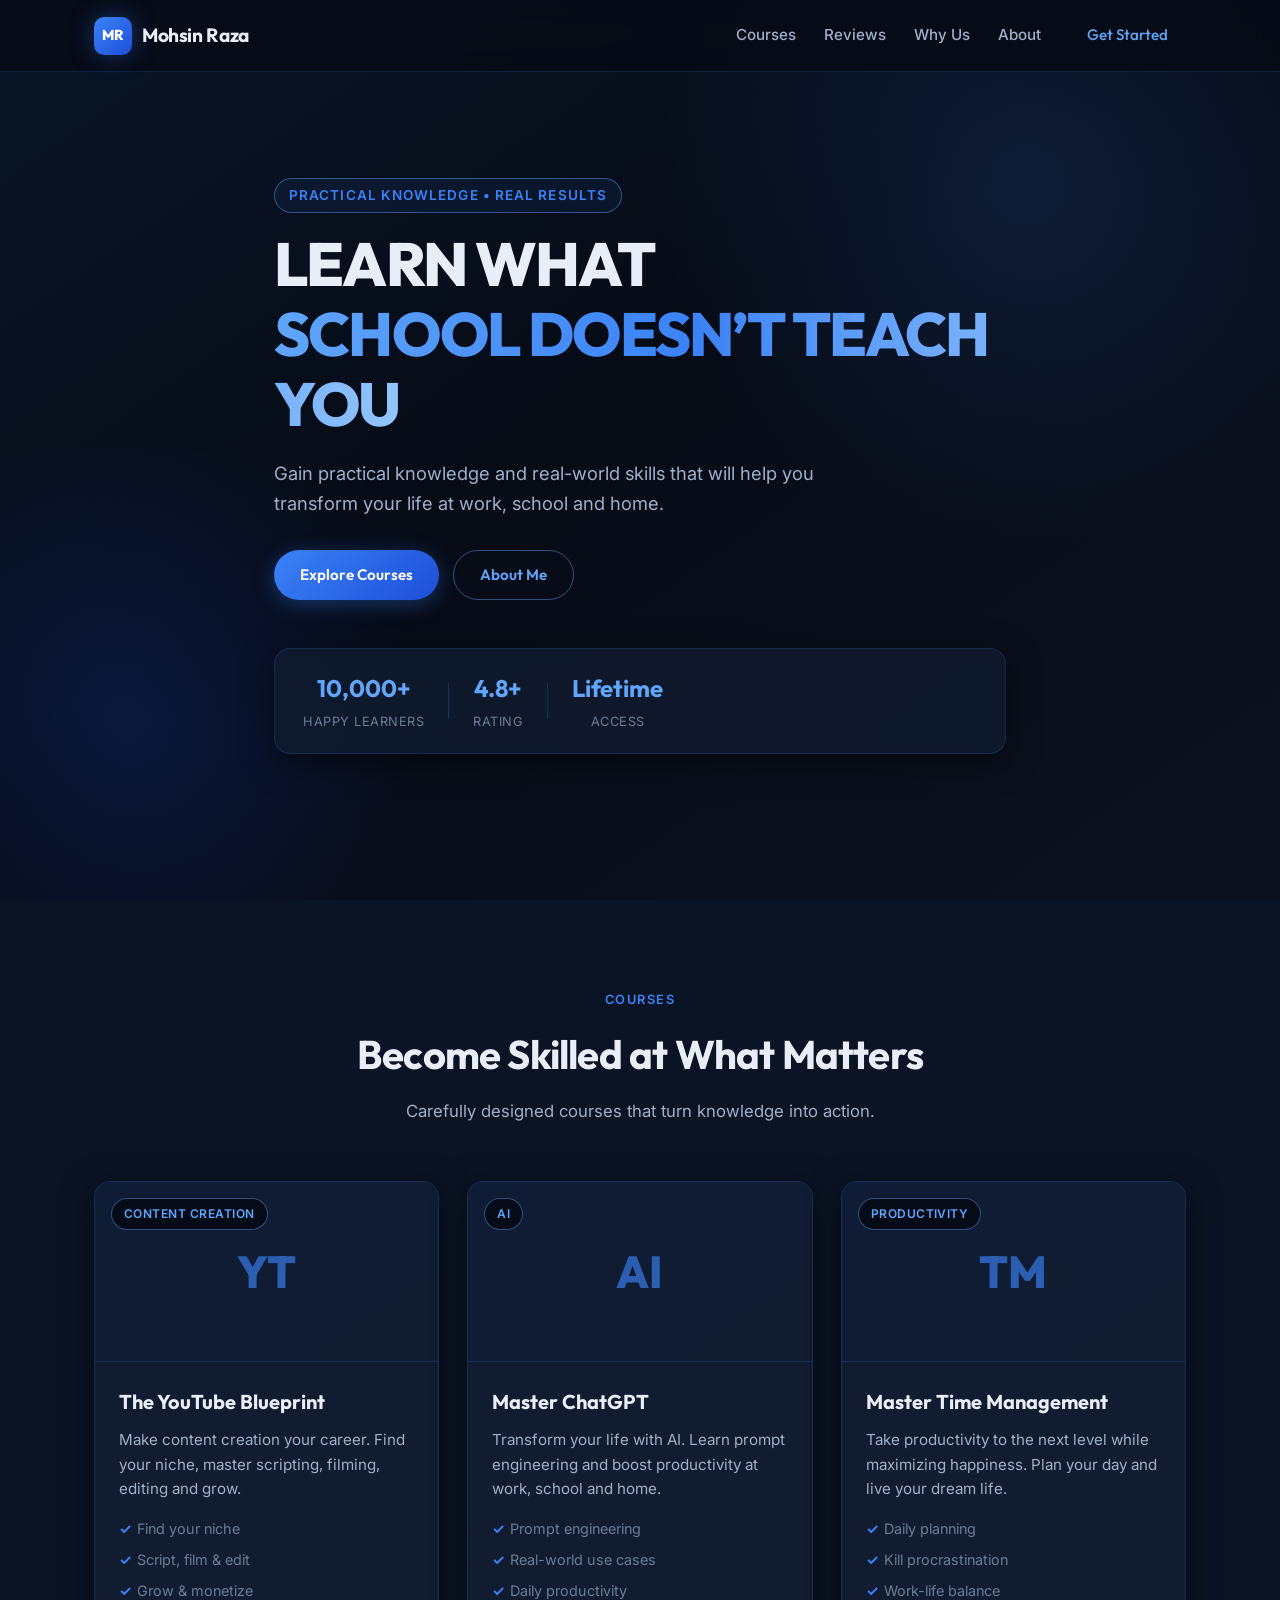
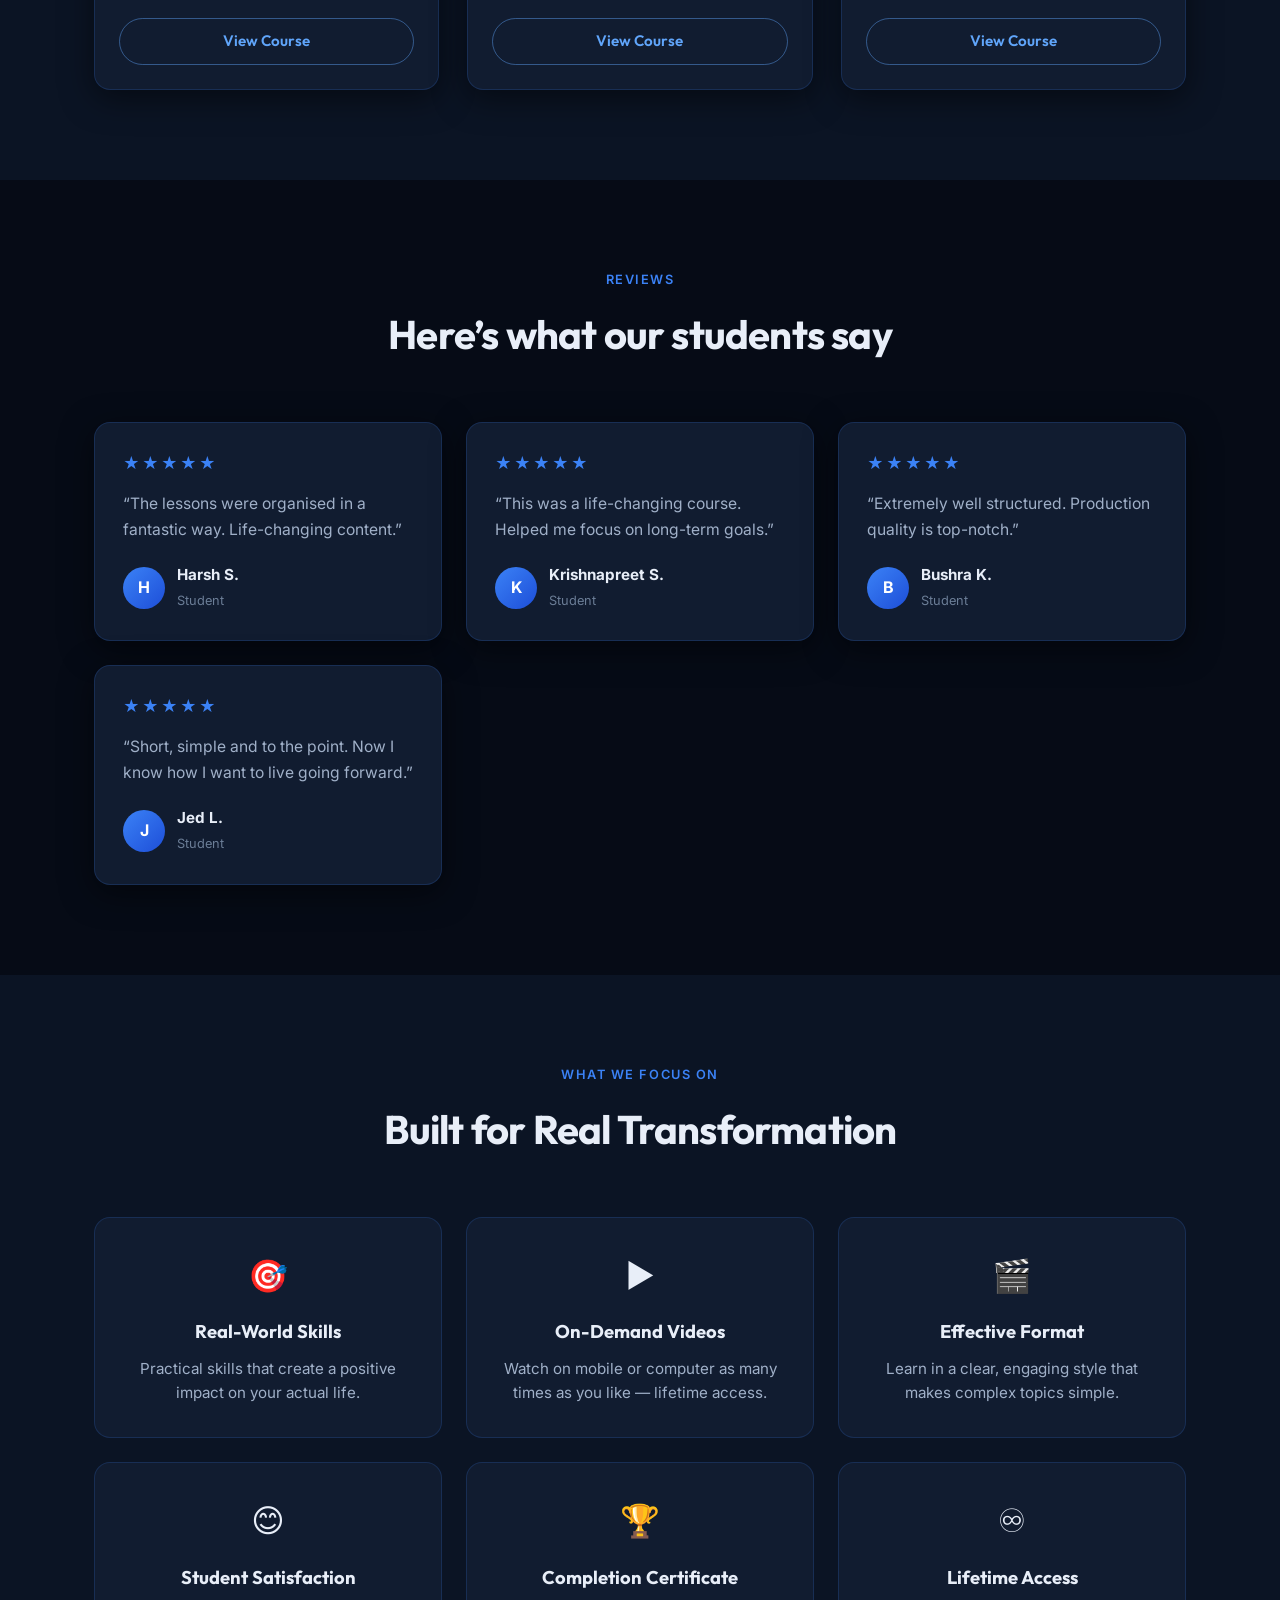
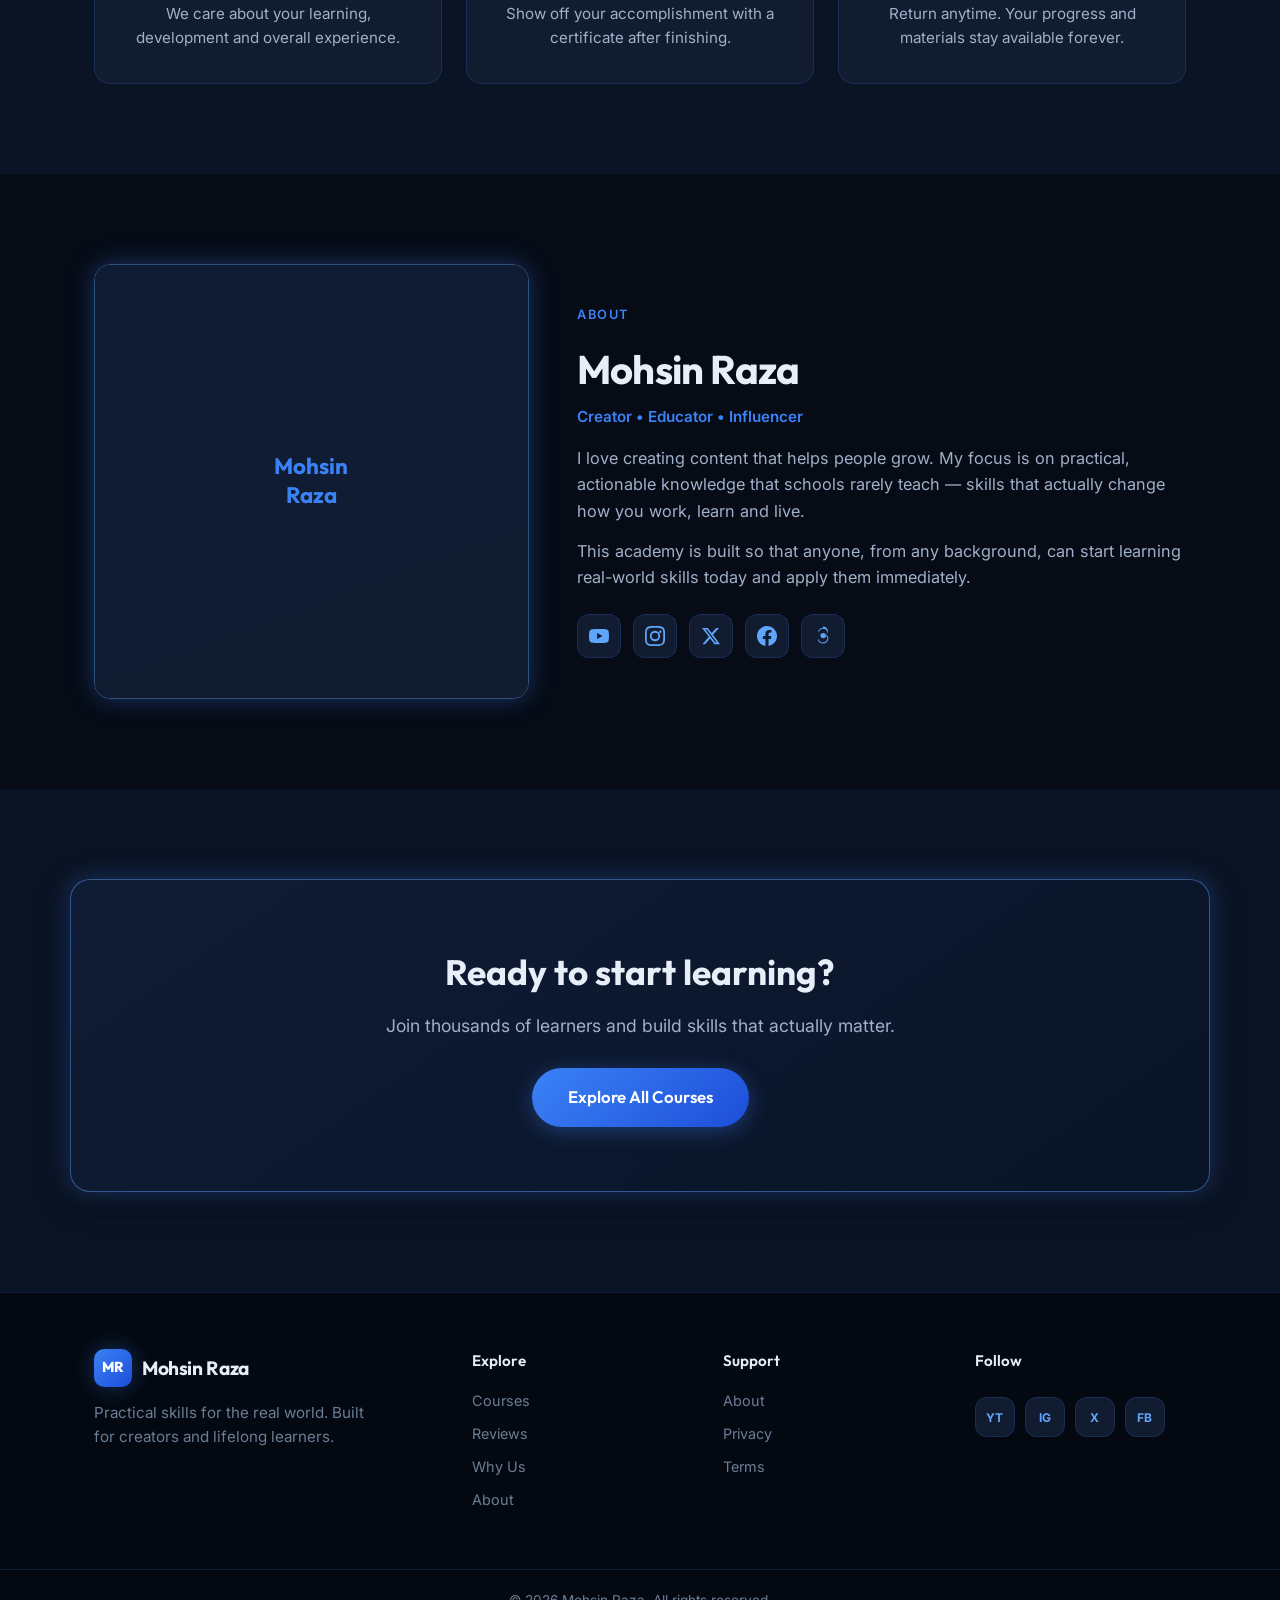
<file: index.html>
<!DOCTYPE html>
<html lang="en">
<head>
  <meta charset="UTF-8" />
  <meta name="viewport" content="width=device-width, initial-scale=1.0" />
  <title>Mohsin Raza Academy</title>
  <meta name="description" content="Practical skills that transform your life. Learn what school doesn't teach you." />
  <link rel="stylesheet" href="styles.css" />
  <link rel="preconnect" href="https://fonts.googleapis.com" />
  <link rel="preconnect" href="https://fonts.gstatic.com" crossorigin />
  <link href="https://fonts.googleapis.com/css2?family=Inter:wght@400;500;600;700;800&family=Outfit:wght@500;600;700;800&display=swap" rel="stylesheet" />
</head>
<body>
  <!-- NAV - No Admin link for public visitors -->
  <header class="header" id="header">
    <div class="container nav-container">
      <a href="#" class="logo">
        <span class="logo-mark" id="logoMark">MR</span>
        <span class="logo-text" id="siteName">Mohsin Razak</span>
      </a>
      <nav class="nav" id="nav">
        <a href="#courses">Courses</a>
        <a href="#testimonials">Reviews</a>
        <a href="#focus">Why Us</a>
        <a href="#about">About</a>
        <a href="#contact" class="btn btn-nav">Get Started</a>
      </nav>
      <button class="nav-toggle" id="navToggle" aria-label="Toggle menu">
        <span></span><span></span><span></span>
      </button>
    </div>
  </header>

  <!-- HERO -->
  <section class="hero" id="home">
    <div class="hero-bg"></div>
    <div class="container hero-content">
      <p class="hero-eyebrow" id="heroEyebrow">Practical Knowledge • Real Results</p>
      <h1 class="hero-title" id="heroTitle">
        LEARN WHAT<br />
        <span class="gradient-text">SCHOOL DOESN’T TEACH YOU</span>
      </h1>
      <p class="hero-desc" id="heroDesc">
        Gain practical knowledge and real-world skills that will help you transform your life at work, school and home.
      </p>
      <div class="hero-actions">
        <a href="#courses" class="btn btn-primary">Explore Courses</a>
        <a href="#about" class="btn btn-outline">About Me</a>
      </div>
      <div class="hero-stats">
        <div class="stat">
          <span class="stat-num" id="statLearners">10,000+</span>
          <span class="stat-label">Happy Learners</span>
        </div>
        <div class="stat-divider"></div>
        <div class="stat">
          <span class="stat-num" id="statRating">4.8+</span>
          <span class="stat-label">Rating</span>
        </div>
        <div class="stat-divider"></div>
        <div class="stat">
          <span class="stat-num">Lifetime</span>
          <span class="stat-label">Access</span>
        </div>
      </div>
    </div>
  </section>

  <!-- COURSES -->
  <section class="section courses" id="courses">
    <div class="container">
      <div class="section-header">
        <p class="section-eyebrow">COURSES</p>
        <h2 class="section-title" id="coursesTitle">Become Skilled at What Matters</h2>
        <p class="section-desc" id="coursesDesc">Carefully designed courses that turn knowledge into action.</p>
      </div>
      <div class="course-grid" id="courseGrid">
        <!-- Filled by JS from localStorage or defaults -->
      </div>
    </div>
  </section>

  <!-- TESTIMONIALS -->
  <section class="section testimonials" id="testimonials">
    <div class="container">
      <div class="section-header">
        <p class="section-eyebrow">REVIEWS</p>
        <h2 class="section-title">Here’s what our students say</h2>
      </div>
      <div class="testimonial-grid" id="testimonialGrid">
        <!-- Defaults; can be extended later -->
        <div class="testimonial-card">
          <div class="stars">★★★★★</div>
          <p class="testimonial-text">“The lessons were organised in a fantastic way. Life-changing content.”</p>
          <div class="testimonial-author">
            <div class="avatar">H</div>
            <div><strong>Harsh S.</strong><span>Student</span></div>
          </div>
        </div>
        <div class="testimonial-card">
          <div class="stars">★★★★★</div>
          <p class="testimonial-text">“This was a life-changing course. Helped me focus on long-term goals.”</p>
          <div class="testimonial-author">
            <div class="avatar">K</div>
            <div><strong>Krishnapreet S.</strong><span>Student</span></div>
          </div>
        </div>
        <div class="testimonial-card">
          <div class="stars">★★★★★</div>
          <p class="testimonial-text">“Extremely well structured. Production quality is top-notch.”</p>
          <div class="testimonial-author">
            <div class="avatar">B</div>
            <div><strong>Bushra K.</strong><span>Student</span></div>
          </div>
        </div>
        <div class="testimonial-card">
          <div class="stars">★★★★★</div>
          <p class="testimonial-text">“Short, simple and to the point. Now I know how I want to live going forward.”</p>
          <div class="testimonial-author">
            <div class="avatar">J</div>
            <div><strong>Jed L.</strong><span>Student</span></div>
          </div>
        </div>
      </div>
    </div>
  </section>

  <!-- FOCUS -->
  <section class="section focus" id="focus">
    <div class="container">
      <div class="section-header">
        <p class="section-eyebrow">WHAT WE FOCUS ON</p>
        <h2 class="section-title">Built for Real Transformation</h2>
      </div>
      <div class="focus-grid">
        <div class="focus-card">
          <div class="focus-icon">🎯</div>
          <h3>Real-World Skills</h3>
          <p>Practical skills that create a positive impact on your actual life.</p>
        </div>
        <div class="focus-card">
          <div class="focus-icon">▶️</div>
          <h3>On-Demand Videos</h3>
          <p>Watch on mobile or computer as many times as you like — lifetime access.</p>
        </div>
        <div class="focus-card">
          <div class="focus-icon">🎬</div>
          <h3>Effective Format</h3>
          <p>Learn in a clear, engaging style that makes complex topics simple.</p>
        </div>
        <div class="focus-card">
          <div class="focus-icon">😊</div>
          <h3>Student Satisfaction</h3>
          <p>We care about your learning, development and overall experience.</p>
        </div>
        <div class="focus-card">
          <div class="focus-icon">🏆</div>
          <h3>Completion Certificate</h3>
          <p>Show off your accomplishment with a certificate after finishing.</p>
        </div>
        <div class="focus-card">
          <div class="focus-icon">♾️</div>
          <h3>Lifetime Access</h3>
          <p>Return anytime. Your progress and materials stay available forever.</p>
        </div>
      </div>
    </div>
  </section>

  <!-- ABOUT -->
  <section class="section about" id="about">
    <div class="container about-grid">
      <div class="about-image" id="aboutImageWrap">
        <div class="about-placeholder" id="aboutPlaceholder">Mohsin<br>Razak</div>
      </div>
      <div class="about-content">
        <p class="section-eyebrow">ABOUT</p>
        <h2 class="section-title" id="aboutName">Mohsin Razak</h2>
        <p class="about-role" id="aboutRole">Creator • Educator • Influencer</p>
        <p class="about-text" id="aboutText1">
          I love creating content that helps people grow. My focus is on practical, actionable knowledge that schools rarely teach — skills that actually change how you work, learn and live.
        </p>
        <p class="about-text" id="aboutText2">
          This academy is built so that anyone, from any background, can start learning real-world skills today and apply them immediately.
        </p>
        <div class="social-links" id="socialLinks">
          <a href="#" class="social-btn" id="linkYoutube" target="_blank" rel="noopener" aria-label="YouTube">
            <svg viewBox="0 0 24 24" fill="currentColor"><path d="M23.5 6.2a3 3 0 0 0-2.1-2.1C19.5 3.5 12 3.5 12 3.5s-7.5 0-9.4.6A3 3 0 0 0 .5 6.2 31.5 31.5 0 0 0 0 12a31.5 31.5 0 0 0 .5 5.8 3 3 0 0 0 2.1 2.1c1.9.6 9.4.6 9.4.6s7.5 0 9.4-.6a3 3 0 0 0 2.1-2.1A31.5 31.5 0 0 0 24 12a31.5 31.5 0 0 0-.5-5.8zM9.75 15.5v-7l6.5 3.5-6.5 3.5z"/></svg>
          </a>
          <a href="#" class="social-btn" id="linkInstagram" target="_blank" rel="noopener" aria-label="Instagram">
            <svg viewBox="0 0 24 24" fill="currentColor"><path d="M12 2.2c3.2 0 3.6 0 4.9.1 3.3.1 4.8 1.7 4.9 4.9.1 1.3.1 1.7.1 4.9s0 3.6-.1 4.9c-.1 3.2-1.6 4.8-4.9 4.9-1.3.1-1.7.1-4.9.1s-3.6 0-4.9-.1c-3.3-.1-4.8-1.7-4.9-4.9-.1-1.3-.1-1.7-.1-4.9s0-3.6.1-4.9c.1-3.2 1.6-4.8 4.9-4.9 1.3-.1 1.7-.1 4.9-.1zM12 0C8.7 0 8.3 0 7 .1 2.7.3.3 2.7.1 7 0 8.3 0 8.7 0 12s0 3.7.1 5c.2 4.3 2.6 6.7 7 6.9 1.3.1 1.7.1 5 .1s3.7 0 5-.1c4.3-.2 6.7-2.6 6.9-7 .1-1.3.1-1.7.1-5s0-3.7-.1-5c-.2-4.3-2.6-6.7-7-6.9C15.7 0 15.3 0 12 0zm0 5.8a6.2 6.2 0 1 0 0 12.4 6.2 6.2 0 0 0 0-12.4zM12 16a4 4 0 1 1 0-8 4 4 0 0 1 0 8zm6.4-10.5a1.4 1.4 0 1 0 0 2.9 1.4 1.4 0 0 0 0-2.9z"/></svg>
          </a>
          <a href="#" class="social-btn" id="linkTwitter" target="_blank" rel="noopener" aria-label="X / Twitter">
            <svg viewBox="0 0 24 24" fill="currentColor"><path d="M18.244 2.25h3.308l-7.227 8.26 8.502 11.24H16.17l-5.214-6.817L4.99 21.75H1.68l7.73-8.835L1.254 2.25H8.08l4.713 6.231zm-1.161 17.52h1.833L7.084 4.126H5.117z"/></svg>
          </a>
          <a href="#" class="social-btn" id="linkFacebook" target="_blank" rel="noopener" aria-label="Facebook">
            <svg viewBox="0 0 24 24" fill="currentColor"><path d="M24 12.07C24 5.41 18.63 0 12 0S0 5.41 0 12.07C0 18.1 4.39 23.1 10.13 24v-8.44H7.08v-3.49h3.04V9.41c0-3.02 1.79-4.7 4.53-4.7 1.31 0 2.68.24 2.68.24v2.95h-1.51c-1.49 0-1.95.93-1.95 1.89v2.26h3.32l-.53 3.49h-2.79V24C19.61 23.1 24 18.1 24 12.07z"/></svg>
          </a>
          <a href="#" class="social-btn" id="linkThreads" target="_blank" rel="noopener" aria-label="Threads">
            <svg viewBox="0 0 24 24" fill="currentColor"><path d="M12.19 2.05c-2.85 0-5.04 1.55-5.92 4.05-.1.28.05.58.33.68.28.1.58-.05.68-.33.7-1.98 2.4-3.2 4.91-3.2 2.88 0 4.7 1.68 4.7 4.3 0 1.7-.7 3-1.9 3.85 1.3.7 2.2 2 2.2 3.7 0 2.8-2.1 4.8-5.2 4.8-2.5 0-4.4-1.4-5-3.5-.1-.3-.4-.5-.7-.4-.3.1-.5.4-.4.7.8 2.6 3.1 4.3 6.1 4.3 3.7 0 6.4-2.5 6.4-6 0-2.1-1.1-3.7-2.8-4.6 1.4-1 2.2-2.5 2.2-4.4 0-3.4-2.5-5.5-6.1-5.5zm.1 12.6c-2 0-3.4-1.3-3.4-3.2 0-1.9 1.4-3.2 3.4-3.2s3.4 1.3 3.4 3.2c0 1.9-1.4 3.2-3.4 3.2z"/></svg>
          </a>
        </div>
      </div>
    </div>
  </section>

  <!-- CTA -->
  <section class="section cta" id="contact">
    <div class="container cta-box">
      <h2 id="ctaTitle">Ready to start learning?</h2>
      <p id="ctaDesc">Join thousands of learners and build skills that actually matter.</p>
      <a href="#courses" class="btn btn-primary btn-lg">Explore All Courses</a>
    </div>
  </section>

  <!-- FOOTER -->
  <footer class="footer">
    <div class="container footer-grid">
      <div class="footer-brand">
        <a href="#" class="logo">
          <span class="logo-mark" id="footerLogoMark">MR</span>
          <span class="logo-text" id="footerSiteName">Mohsin Razak</span>
        </a>
        <p id="footerTagline">Practical skills for the real world. Built for creators and lifelong learners.</p>
      </div>
      <div class="footer-links">
        <h4>Explore</h4>
        <a href="#courses">Courses</a>
        <a href="#testimonials">Reviews</a>
        <a href="#focus">Why Us</a>
        <a href="#about">About</a>
      </div>
      <div class="footer-links">
        <h4>Support</h4>
        <a href="#about">About</a>
        <a href="#">Privacy</a>
        <a href="#">Terms</a>
      </div>
      <div class="footer-social">
        <h4>Follow</h4>
        <div class="social-links">
          <a href="#" class="social-btn" id="footerYt" target="_blank" rel="noopener">YT</a>
          <a href="#" class="social-btn" id="footerIg" target="_blank" rel="noopener">IG</a>
          <a href="#" class="social-btn" id="footerX" target="_blank" rel="noopener">X</a>
          <a href="#" class="social-btn" id="footerFb" target="_blank" rel="noopener">FB</a>
        </div>
      </div>
    </div>
    <div class="footer-bottom">
      <div class="container">
        <p>© <span id="year"></span> <span id="footerCopyName">Mohsin Razak</span>. All rights reserved.</p>
      </div>
    </div>
  </footer>

  <script src="content.js"></script>
  <script src="main.js"></script>
</body>
</html>
</file>
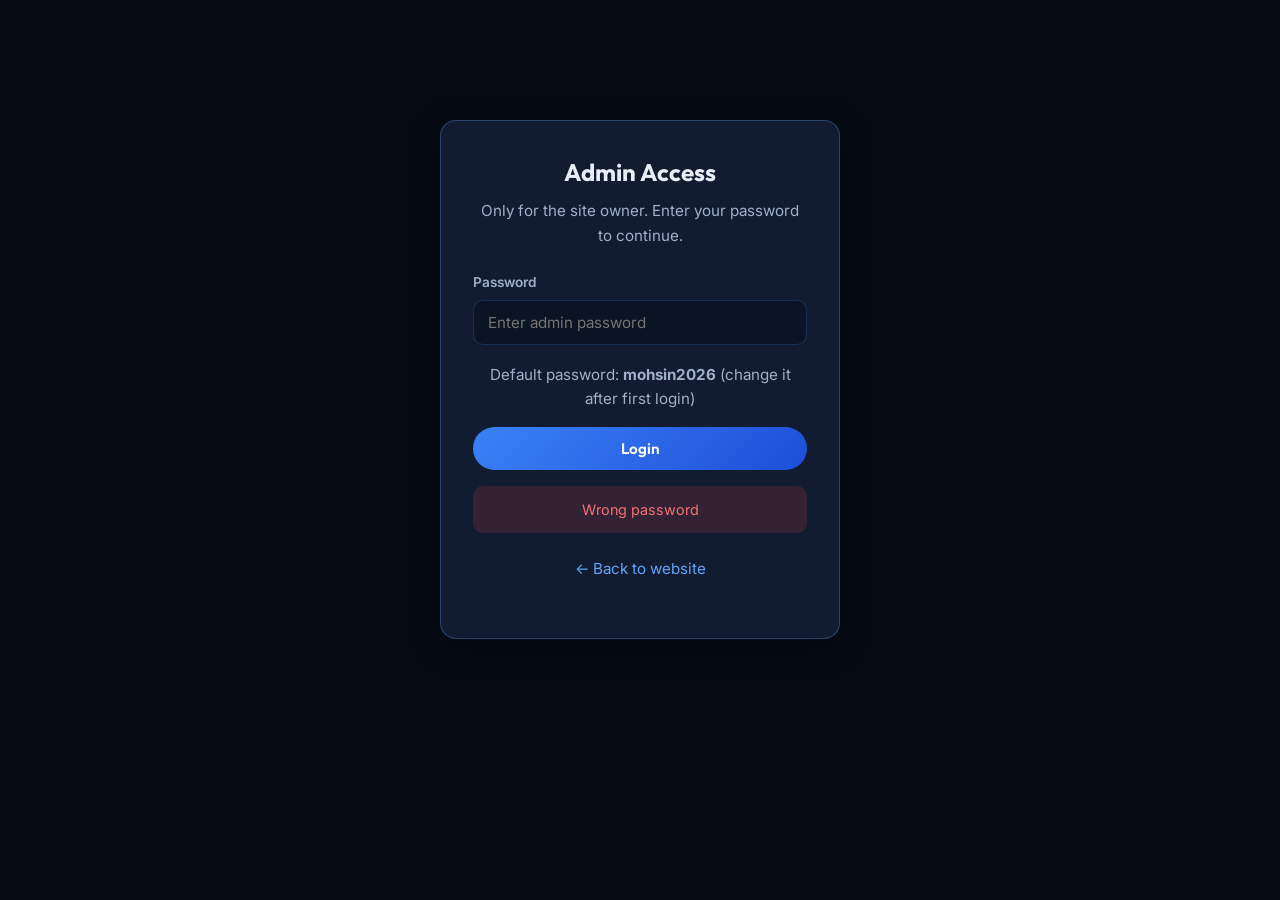
<file: admin.html>
<!DOCTYPE html>
<html lang="en">
<head>
  <meta charset="UTF-8" />
  <meta name="viewport" content="width=device-width, initial-scale=1.0" />
  <title>Admin | Mohsin Razak Academy</title>
  <link rel="stylesheet" href="styles.css" />
  <link href="https://fonts.googleapis.com/css2?family=Inter:wght@400;500;600;700&family=Outfit:wght@600;700&display=swap" rel="stylesheet" />
  <style>
    body { background: #060b16; min-height: 100vh; }
    .admin-wrap { max-width: 860px; margin: 0 auto; padding: 40px 20px 80px; }
    .admin-header {
      display: flex; justify-content: space-between; align-items: center;
      margin-bottom: 32px; flex-wrap: wrap; gap: 16px;
    }
    .admin-header h1 {
      font-family: 'Outfit', sans-serif; font-size: 1.6rem; font-weight: 700;
    }
    .admin-header a { color: #60a5fa; font-size: 0.95rem; }
    .login-box, .panel {
      background: #111c30;
      border: 1px solid rgba(96, 165, 250, 0.3);
      border-radius: 16px;
      padding: 32px;
      box-shadow: 0 8px 32px rgba(0,0,0,0.4);
    }
    .login-box { max-width: 400px; margin: 80px auto; text-align: center; }
    .login-box h2 { font-family: 'Outfit', sans-serif; margin-bottom: 8px; }
    .login-box p { color: #a0b0c8; margin-bottom: 24px; font-size: 0.95rem; }
    .form-group { margin-bottom: 18px; text-align: left; }
    .form-group label {
      display: block; font-size: 0.85rem; font-weight: 600;
      color: #a0b0c8; margin-bottom: 6px;
    }
    .form-group input, .form-group textarea, .form-group select {
      width: 100%;
      padding: 12px 14px;
      background: #0b1424;
      border: 1px solid rgba(59, 130, 246, 0.25);
      border-radius: 10px;
      color: #e8eef8;
      font-size: 0.95rem;
      font-family: inherit;
    }
    .form-group input:focus, .form-group textarea:focus {
      outline: none;
      border-color: #60a5fa;
      box-shadow: 0 0 0 3px rgba(59, 130, 246, 0.2);
    }
    .form-group textarea { min-height: 80px; resize: vertical; }
    .btn-save {
      background: linear-gradient(135deg, #3b82f6, #1d4ed8);
      color: #fff; border: none; padding: 12px 28px;
      border-radius: 999px; font-weight: 600; cursor: pointer;
      font-family: 'Outfit', sans-serif; font-size: 0.95rem;
    }
    .btn-save:hover { box-shadow: 0 4px 20px rgba(59, 130, 246, 0.4); }
    .btn-logout {
      background: transparent; border: 1px solid rgba(96, 165, 250, 0.4);
      color: #60a5fa; padding: 8px 18px; border-radius: 999px;
      cursor: pointer; font-size: 0.9rem;
    }
    .tabs {
      display: flex; gap: 8px; flex-wrap: wrap; margin-bottom: 28px;
    }
    .tab {
      padding: 10px 18px; border-radius: 999px; border: 1px solid rgba(59, 130, 246, 0.25);
      background: transparent; color: #a0b0c8; cursor: pointer; font-size: 0.9rem;
    }
    .tab.active {
      background: rgba(59, 130, 246, 0.15);
      border-color: #60a5fa; color: #60a5fa;
    }
    .tab-panel { display: none; }
    .tab-panel.active { display: block; }
    .course-admin-card {
      background: #0b1424; border: 1px solid rgba(59, 130, 246, 0.2);
      border-radius: 12px; padding: 20px; margin-bottom: 20px;
    }
    .course-admin-card h3 { font-size: 1rem; margin-bottom: 14px; color: #60a5fa; }
    .msg {
      padding: 12px 16px; border-radius: 10px; margin-bottom: 20px;
      font-size: 0.9rem; display: none;
    }
    .msg.success { background: rgba(34, 197, 94, 0.15); color: #4ade80; display: block; }
    .msg.error { background: rgba(239, 68, 68, 0.15); color: #f87171; display: block; }
    .hint { font-size: 0.8rem; color: #6b7d96; margin-top: 4px; }
    .grid-2 { display: grid; grid-template-columns: 1fr 1fr; gap: 16px; }
    @media (max-width: 600px) { .grid-2 { grid-template-columns: 1fr; } }
  </style>
</head>
<body>
  <div class="admin-wrap">

    <!-- LOGIN SCREEN -->
    <div id="loginScreen" class="login-box">
      <h2>Admin Access</h2>
      <p>Only for the site owner. Enter your password to continue.</p>
      <div class="form-group">
        <label>Password</label>
        <input type="password" id="adminPassword" placeholder="Enter admin password" autocomplete="current-password" />
      </div>
      <p class="hint" style="margin-bottom:16px;">Default password: <strong>mohsin2026</strong> (change it after first login)</p>
      <button class="btn-save" id="loginBtn" style="width:100%;">Login</button>
      <div class="msg error" id="loginError" style="margin-top:16px;">Wrong password</div>
      <p style="margin-top:24px;"><a href="index.html" style="color:#60a5fa;">← Back to website</a></p>
    </div>

    <!-- DASHBOARD (hidden until login) -->
    <div id="dashboard" style="display:none;">
      <div class="admin-header">
        <h1>Admin Dashboard</h1>
        <div style="display:flex;gap:12px;align-items:center;">
          <a href="index.html" target="_blank">View Website ↗</a>
          <button class="btn-logout" id="logoutBtn">Logout</button>
        </div>
      </div>

      <div class="msg" id="saveMsg"></div>

      <div class="tabs">
        <button class="tab active" data-tab="brand">Brand & Hero</button>
        <button class="tab" data-tab="courses">Courses</button>
        <button class="tab" data-tab="about">About & Social</button>
        <button class="tab" data-tab="password">Password</button>
      </div>

      <div class="panel">
        <!-- BRAND TAB -->
        <div class="tab-panel active" id="tab-brand">
          <div class="form-group">
            <label>Website / Brand Name</label>
            <input type="text" id="f_siteName" placeholder="Mohsin Razak" />
          </div>
          <div class="form-group">
            <label>Logo Mark (2–3 letters)</label>
            <input type="text" id="f_logoMark" placeholder="MR" maxlength="3" />
          </div>
          <div class="form-group">
            <label>Hero Eyebrow (small text above title)</label>
            <input type="text" id="f_heroEyebrow" />
          </div>
          <div class="grid-2">
            <div class="form-group">
              <label>Hero Title – Line 1</label>
              <input type="text" id="f_heroTitle1" />
            </div>
            <div class="form-group">
              <label>Hero Title – Line 2 (gradient)</label>
              <input type="text" id="f_heroTitle2" />
            </div>
          </div>
          <div class="form-group">
            <label>Hero Description</label>
            <textarea id="f_heroDesc"></textarea>
          </div>
          <div class="grid-2">
            <div class="form-group">
              <label>Stat – Happy Learners</label>
              <input type="text" id="f_statLearners" />
            </div>
            <div class="form-group">
              <label>Stat – Rating</label>
              <input type="text" id="f_statRating" />
            </div>
          </div>
          <div class="form-group">
            <label>Courses Section Title</label>
            <input type="text" id="f_coursesTitle" />
          </div>
          <div class="form-group">
            <label>Courses Section Description</label>
            <input type="text" id="f_coursesDesc" />
          </div>
          <div class="form-group">
            <label>CTA Title</label>
            <input type="text" id="f_ctaTitle" />
          </div>
          <div class="form-group">
            <label>CTA Description</label>
            <input type="text" id="f_ctaDesc" />
          </div>
          <div class="form-group">
            <label>Footer Tagline</label>
            <input type="text" id="f_footerTagline" />
          </div>
          <button class="btn-save" onclick="saveBrand()">Save Brand & Hero</button>
        </div>

        <!-- COURSES TAB -->
        <div class="tab-panel" id="tab-courses">
          <p class="hint" style="margin-bottom:20px;">Edit course titles, descriptions, badges and thumbnail image URLs. Leave image blank to show letter placeholder.</p>
          <div id="coursesEditor"></div>
          <button class="btn-save" onclick="saveCourses()">Save Courses</button>
        </div>

        <!-- ABOUT TAB -->
        <div class="tab-panel" id="tab-about">
          <div class="form-group">
            <label>Your Name (About section)</label>
            <input type="text" id="f_aboutName" />
          </div>
          <div class="form-group">
            <label>Role / Tagline</label>
            <input type="text" id="f_aboutRole" placeholder="Creator • Educator • Influencer" />
          </div>
          <div class="form-group">
            <label>About Paragraph 1</label>
            <textarea id="f_aboutText1"></textarea>
          </div>
          <div class="form-group">
            <label>About Paragraph 2</label>
            <textarea id="f_aboutText2"></textarea>
          </div>
          <div class="form-group">
            <label>Your Photo URL (optional)</label>
            <input type="text" id="f_aboutImage" placeholder="https://... or leave blank" />
            <p class="hint">Paste a direct image link. Or put photo in images/ folder and use images/yourphoto.jpg</p>
          </div>
          <hr style="border-color:rgba(59,130,246,0.2); margin:24px 0;" />
          <h3 style="margin-bottom:16px; font-size:1.05rem;">Social Links</h3>
          <div class="form-group">
            <label>YouTube URL</label>
            <input type="text" id="f_youtube" placeholder="https://youtube.com/@yourchannel" />
          </div>
          <div class="form-group">
            <label>Instagram URL</label>
            <input type="text" id="f_instagram" placeholder="https://instagram.com/yourhandle" />
          </div>
          <div class="form-group">
            <label>X / Twitter URL</label>
            <input type="text" id="f_twitter" placeholder="https://x.com/yourhandle" />
          </div>
          <div class="form-group">
            <label>Facebook URL</label>
            <input type="text" id="f_facebook" placeholder="https://facebook.com/yourpage" />
          </div>
          <div class="form-group">
            <label>Threads URL</label>
            <input type="text" id="f_threads" placeholder="https://www.threads.net/@yourhandle" />
          </div>
          <button class="btn-save" onclick="saveAbout()">Save About & Social</button>
        </div>

        <!-- PASSWORD TAB -->
        <div class="tab-panel" id="tab-password">
          <p class="hint" style="margin-bottom:20px;">Change the admin password. Keep it private. This password is stored only in your browser (localStorage).</p>
          <div class="form-group">
            <label>Current Password</label>
            <input type="password" id="f_currentPass" />
          </div>
          <div class="form-group">
            <label>New Password</label>
            <input type="password" id="f_newPass" />
          </div>
          <div class="form-group">
            <label>Confirm New Password</label>
            <input type="password" id="f_confirmPass" />
          </div>
          <button class="btn-save" onclick="changePassword()">Update Password</button>
        </div>
      </div>
    </div>
  </div>

  <script src="content.js"></script>
  <script>
    const DEFAULT_PASS = "mohsin2026";

    function getPass() {
      return localStorage.getItem("mohsin_admin_pass") || DEFAULT_PASS;
    }

    function isLoggedIn() {
      return sessionStorage.getItem("mohsin_admin_ok") === "1";
    }

    function showDashboard() {
      document.getElementById("loginScreen").style.display = "none";
      document.getElementById("dashboard").style.display = "block";
      loadForm();
    }

    // Login
    document.getElementById("loginBtn").addEventListener("click", () => {
      const pass = document.getElementById("adminPassword").value;
      if (pass === getPass()) {
        sessionStorage.setItem("mohsin_admin_ok", "1");
        document.getElementById("loginError").style.display = "none";
        showDashboard();
      } else {
        document.getElementById("loginError").style.display = "block";
      }
    });
    document.getElementById("adminPassword").addEventListener("keydown", e => {
      if (e.key === "Enter") document.getElementById("loginBtn").click();
    });

    // Logout
    document.getElementById("logoutBtn").addEventListener("click", () => {
      sessionStorage.removeItem("mohsin_admin_ok");
      location.reload();
    });

    // Tabs
    document.querySelectorAll(".tab").forEach(tab => {
      tab.addEventListener("click", () => {
        document.querySelectorAll(".tab").forEach(t => t.classList.remove("active"));
        document.querySelectorAll(".tab-panel").forEach(p => p.classList.remove("active"));
        tab.classList.add("active");
        document.getElementById("tab-" + tab.dataset.tab).classList.add("active");
      });
    });

    function showMsg(text, ok = true) {
      const el = document.getElementById("saveMsg");
      el.textContent = text;
      el.className = "msg " + (ok ? "success" : "error");
      setTimeout(() => { el.className = "msg"; }, 3000);
    }

    function loadForm() {
      const c = getContent();
      document.getElementById("f_siteName").value = c.siteName || "";
      document.getElementById("f_logoMark").value = c.logoMark || "MR";
      document.getElementById("f_heroEyebrow").value = c.heroEyebrow || "";
      document.getElementById("f_heroTitle1").value = c.heroTitleLine1 || "";
      document.getElementById("f_heroTitle2").value = c.heroTitleLine2 || "";
      document.getElementById("f_heroDesc").value = c.heroDesc || "";
      document.getElementById("f_statLearners").value = c.statLearners || "";
      document.getElementById("f_statRating").value = c.statRating || "";
      document.getElementById("f_coursesTitle").value = c.coursesTitle || "";
      document.getElementById("f_coursesDesc").value = c.coursesDesc || "";
      document.getElementById("f_ctaTitle").value = c.ctaTitle || "";
      document.getElementById("f_ctaDesc").value = c.ctaDesc || "";
      document.getElementById("f_footerTagline").value = c.footerTagline || "";

      document.getElementById("f_aboutName").value = c.aboutName || "";
      document.getElementById("f_aboutRole").value = c.aboutRole || "";
      document.getElementById("f_aboutText1").value = c.aboutText1 || "";
      document.getElementById("f_aboutText2").value = c.aboutText2 || "";
      document.getElementById("f_aboutImage").value = c.aboutImage || "";
      document.getElementById("f_youtube").value = c.social.youtube || "";
      document.getElementById("f_instagram").value = c.social.instagram || "";
      document.getElementById("f_twitter").value = c.social.twitter || "";
      document.getElementById("f_facebook").value = c.social.facebook || "";
      document.getElementById("f_threads").value = c.social.threads || "";

      // Courses editor
      const editor = document.getElementById("coursesEditor");
      editor.innerHTML = (c.courses || []).map((course, i) => `
        <div class="course-admin-card">
          <h3>Course ${i + 1}</h3>
          <div class="grid-2">
            <div class="form-group">
              <label>Badge</label>
              <input type="text" id="c${i}_badge" value="${course.badge || ""}" />
            </div>
            <div class="form-group">
              <label>Placeholder Letters</label>
              <input type="text" id="c${i}_placeholder" value="${course.placeholder || ""}" maxlength="3" />
            </div>
          </div>
          <div class="form-group">
            <label>Title</label>
            <input type="text" id="c${i}_title" value="${course.title || ""}" />
          </div>
          <div class="form-group">
            <label>Description</label>
            <textarea id="c${i}_desc">${course.desc || ""}</textarea>
          </div>
          <div class="form-group">
            <label>Points (one per line)</label>
            <textarea id="c${i}_points">${(course.points || []).join("\\n")}</textarea>
          </div>
          <div class="form-group">
            <label>Thumbnail Image URL</label>
            <input type="text" id="c${i}_image" value="${course.image || ""}" placeholder="https://... or images/course1.jpg" />
          </div>
        </div>
      `).join("");
    }

    function saveBrand() {
      const c = getContent();
      c.siteName = document.getElementById("f_siteName").value.trim() || "Mohsin Razak";
      c.logoMark = document.getElementById("f_logoMark").value.trim() || "MR";
      c.heroEyebrow = document.getElementById("f_heroEyebrow").value.trim();
      c.heroTitleLine1 = document.getElementById("f_heroTitle1").value.trim();
      c.heroTitleLine2 = document.getElementById("f_heroTitle2").value.trim();
      c.heroDesc = document.getElementById("f_heroDesc").value.trim();
      c.statLearners = document.getElementById("f_statLearners").value.trim();
      c.statRating = document.getElementById("f_statRating").value.trim();
      c.coursesTitle = document.getElementById("f_coursesTitle").value.trim();
      c.coursesDesc = document.getElementById("f_coursesDesc").value.trim();
      c.ctaTitle = document.getElementById("f_ctaTitle").value.trim();
      c.ctaDesc = document.getElementById("f_ctaDesc").value.trim();
      c.footerTagline = document.getElementById("f_footerTagline").value.trim();
      saveContent(c);
      showMsg("Brand & Hero saved! Refresh the homepage to see changes.");
    }

    function saveCourses() {
      const c = getContent();
      const courses = [];
      for (let i = 0; i < 3; i++) {
        const titleEl = document.getElementById("c" + i + "_title");
        if (!titleEl) break;
        courses.push({
          badge: document.getElementById("c" + i + "_badge").value.trim(),
          placeholder: document.getElementById("c" + i + "_placeholder").value.trim(),
          title: titleEl.value.trim(),
          desc: document.getElementById("c" + i + "_desc").value.trim(),
          points: document.getElementById("c" + i + "_points").value.split("\\n").map(s => s.trim()).filter(Boolean),
          image: document.getElementById("c" + i + "_image").value.trim()
        });
      }
      c.courses = courses;
      saveContent(c);
      showMsg("Courses saved! Refresh the homepage to see changes.");
    }

    function saveAbout() {
      const c = getContent();
      c.aboutName = document.getElementById("f_aboutName").value.trim();
      c.aboutRole = document.getElementById("f_aboutRole").value.trim();
      c.aboutText1 = document.getElementById("f_aboutText1").value.trim();
      c.aboutText2 = document.getElementById("f_aboutText2").value.trim();
      c.aboutImage = document.getElementById("f_aboutImage").value.trim();
      c.social = {
        youtube: document.getElementById("f_youtube").value.trim(),
        instagram: document.getElementById("f_instagram").value.trim(),
        twitter: document.getElementById("f_twitter").value.trim(),
        facebook: document.getElementById("f_facebook").value.trim(),
        threads: document.getElementById("f_threads").value.trim()
      };
      saveContent(c);
      showMsg("About & Social saved! Refresh the homepage to see changes.");
    }

    function changePassword() {
      const current = document.getElementById("f_currentPass").value;
      const neu = document.getElementById("f_newPass").value;
      const confirm = document.getElementById("f_confirmPass").value;
      if (current !== getPass()) {
        showMsg("Current password is wrong.", false);
        return;
      }
      if (!neu || neu.length < 4) {
        showMsg("New password must be at least 4 characters.", false);
        return;
      }
      if (neu !== confirm) {
        showMsg("New passwords do not match.", false);
        return;
      }
      localStorage.setItem("mohsin_admin_pass", neu);
      showMsg("Password updated successfully.");
      document.getElementById("f_currentPass").value = "";
      document.getElementById("f_newPass").value = "";
      document.getElementById("f_confirmPass").value = "";
    }

    // Auto show dashboard if already logged in this session
    if (isLoggedIn()) showDashboard();
  </script>
</body>
</html>
</file>
<file: styles.css>
/* ========================================
   MOHSIN RAZAK ACADEMY
   Navy / Solid Dark Blue Theme
   ======================================== */

:root {
  --bg-deep: #060b16;
  --bg-main: #0b1424;
  --bg-card: #111c30;
  --bg-card-hover: #162640;
  --navy-mid: #0f1c35;

  --text-primary: #e8eef8;
  --text-secondary: #a0b0c8;
  --text-muted: #6b7d96;

  --accent: #3b82f6;
  --accent-light: #60a5fa;
  --accent-dim: #1d4ed8;
  --accent-glow: rgba(59, 130, 246, 0.35);
  --accent-border: rgba(96, 165, 250, 0.5);

  --gradient-hero: linear-gradient(145deg, #0a1628 0%, #060b16 45%, #0c1220 100%);
  --gradient-text: linear-gradient(90deg, #60a5fa 0%, #3b82f6 50%, #93c5fd 100%);
  --gradient-btn: linear-gradient(135deg, #3b82f6 0%, #1d4ed8 100%);

  --border-subtle: 1px solid rgba(59, 130, 246, 0.18);
  --border-shine: 1px solid rgba(96, 165, 250, 0.45);
  --shadow-card: 0 8px 32px rgba(0, 0, 0, 0.5);
  --shadow-glow: 0 0 24px var(--accent-glow);

  --radius: 16px;
  --radius-sm: 10px;
  --container: 1140px;
  --header-h: 72px;
}

*, *::before, *::after { box-sizing: border-box; margin: 0; padding: 0; }
html { scroll-behavior: smooth; }
body {
  font-family: 'Inter', system-ui, sans-serif;
  background: var(--bg-deep);
  color: var(--text-primary);
  line-height: 1.6;
  overflow-x: hidden;
}
img { max-width: 100%; display: block; }
a { text-decoration: none; color: inherit; }
ul { list-style: none; }

.container {
  width: 100%;
  max-width: var(--container);
  margin: 0 auto;
  padding: 0 24px;
}

.header {
  position: fixed;
  top: 0; left: 0; right: 0;
  height: var(--header-h);
  z-index: 1000;
  background: rgba(6, 11, 22, 0.88);
  backdrop-filter: blur(14px);
  border-bottom: var(--border-subtle);
  transition: background 0.3s;
}
.header.scrolled {
  background: rgba(6, 11, 22, 0.97);
  box-shadow: 0 4px 20px rgba(0,0,0,0.45);
}

.nav-container {
  display: flex;
  align-items: center;
  justify-content: space-between;
  height: 100%;
}

.logo {
  display: flex;
  align-items: center;
  gap: 10px;
  font-family: 'Outfit', sans-serif;
  font-weight: 700;
  font-size: 1.2rem;
}
.logo-mark {
  width: 38px; height: 38px;
  display: grid; place-items: center;
  background: var(--gradient-btn);
  color: #fff;
  border-radius: 10px;
  font-weight: 800;
  font-size: 0.9rem;
  box-shadow: var(--shadow-glow);
}
.logo-text { letter-spacing: -0.02em; }

.nav {
  display: flex;
  align-items: center;
  gap: 28px;
}
.nav a {
  font-size: 0.95rem;
  font-weight: 500;
  color: var(--text-secondary);
  transition: color 0.2s;
}
.nav a:hover { color: var(--accent-light); }
.btn-nav {
  padding: 8px 18px !important;
  background: transparent;
  border: var(--border-shine);
  border-radius: 999px;
  color: var(--accent-light) !important;
}
.btn-nav:hover {
  background: rgba(59, 130, 246, 0.12);
  box-shadow: var(--shadow-glow);
}

.nav-toggle {
  display: none;
  flex-direction: column;
  gap: 5px;
  background: none;
  border: none;
  cursor: pointer;
  padding: 6px;
}
.nav-toggle span {
  display: block;
  width: 24px; height: 2px;
  background: var(--accent-light);
  border-radius: 2px;
}

.btn {
  display: inline-flex;
  align-items: center;
  justify-content: center;
  gap: 8px;
  padding: 12px 26px;
  font-family: 'Outfit', sans-serif;
  font-weight: 600;
  font-size: 0.95rem;
  border-radius: 999px;
  border: none;
  cursor: pointer;
  transition: all 0.25s ease;
}
.btn-primary {
  background: var(--gradient-btn);
  color: #fff;
  box-shadow: 0 4px 20px var(--accent-glow);
}
.btn-primary:hover {
  transform: translateY(-2px);
  box-shadow: 0 8px 28px var(--accent-glow);
}
.btn-outline {
  background: transparent;
  color: var(--accent-light);
  border: var(--border-shine);
}
.btn-outline:hover {
  background: rgba(59, 130, 246, 0.1);
  box-shadow: var(--shadow-glow);
}
.btn-card {
  width: 100%;
  margin-top: 16px;
  background: transparent;
  color: var(--accent-light);
  border: var(--border-shine);
  padding: 10px 20px;
}
.btn-card:hover {
  background: rgba(59, 130, 246, 0.12);
  box-shadow: var(--shadow-glow);
}
.btn-lg { padding: 16px 36px; font-size: 1.05rem; }

.hero {
  position: relative;
  min-height: 100vh;
  display: flex;
  align-items: center;
  padding: calc(var(--header-h) + 40px) 0 80px;
  overflow: hidden;
}
.hero-bg {
  position: absolute;
  inset: 0;
  background: var(--gradient-hero);
  z-index: -1;
}
.hero-bg::before {
  content: '';
  position: absolute;
  top: -20%; right: -10%;
  width: 60%; height: 80%;
  background: radial-gradient(circle, rgba(59, 130, 246, 0.14) 0%, transparent 70%);
  pointer-events: none;
}
.hero-bg::after {
  content: '';
  position: absolute;
  bottom: -10%; left: -15%;
  width: 50%; height: 60%;
  background: radial-gradient(circle, rgba(29, 78, 216, 0.2) 0%, transparent 70%);
  pointer-events: none;
}

.hero-content { max-width: 780px; }
.hero-eyebrow {
  display: inline-block;
  font-size: 0.85rem;
  font-weight: 600;
  letter-spacing: 0.08em;
  text-transform: uppercase;
  color: var(--accent);
  margin-bottom: 16px;
  padding: 6px 14px;
  border: var(--border-shine);
  border-radius: 999px;
  background: rgba(59, 130, 246, 0.08);
}
.hero-title {
  font-family: 'Outfit', sans-serif;
  font-size: clamp(2.4rem, 6vw, 3.8rem);
  font-weight: 800;
  line-height: 1.15;
  letter-spacing: -0.03em;
  margin-bottom: 20px;
}
.gradient-text {
  background: var(--gradient-text);
  -webkit-background-clip: text;
  -webkit-text-fill-color: transparent;
  background-clip: text;
}
.hero-desc {
  font-size: 1.15rem;
  color: var(--text-secondary);
  max-width: 540px;
  margin-bottom: 32px;
}
.hero-actions {
  display: flex;
  flex-wrap: wrap;
  gap: 14px;
  margin-bottom: 48px;
}

.hero-stats {
  display: flex;
  flex-wrap: wrap;
  align-items: center;
  gap: 24px;
  padding: 20px 28px;
  background: rgba(17, 28, 48, 0.75);
  border: var(--border-subtle);
  border-radius: var(--radius);
  backdrop-filter: blur(8px);
  box-shadow: var(--shadow-card);
}
.stat { text-align: center; }
.stat-num {
  display: block;
  font-family: 'Outfit', sans-serif;
  font-size: 1.5rem;
  font-weight: 700;
  color: var(--accent-light);
}
.stat-label {
  font-size: 0.8rem;
  color: var(--text-muted);
  text-transform: uppercase;
  letter-spacing: 0.04em;
}
.stat-divider {
  width: 1px; height: 36px;
  background: rgba(59, 130, 246, 0.25);
}

.section { padding: 90px 0; }
.section-header {
  text-align: center;
  max-width: 640px;
  margin: 0 auto 56px;
}
.section-eyebrow {
  font-size: 0.8rem;
  font-weight: 600;
  letter-spacing: 0.12em;
  text-transform: uppercase;
  color: var(--accent);
  margin-bottom: 12px;
}
.section-title {
  font-family: 'Outfit', sans-serif;
  font-size: clamp(1.8rem, 4vw, 2.5rem);
  font-weight: 700;
  letter-spacing: -0.02em;
  margin-bottom: 12px;
}
.section-desc {
  color: var(--text-secondary);
  font-size: 1.05rem;
}

.courses { background: var(--bg-main); }
.course-grid {
  display: grid;
  grid-template-columns: repeat(auto-fit, minmax(300px, 1fr));
  gap: 28px;
}
.course-card {
  background: var(--bg-card);
  border: var(--border-subtle);
  border-radius: var(--radius);
  overflow: hidden;
  transition: all 0.3s ease;
  box-shadow: var(--shadow-card);
  position: relative;
}
.course-card:hover {
  transform: translateY(-6px);
  border-color: var(--accent-border);
  box-shadow: var(--shadow-glow), var(--shadow-card);
  background: var(--bg-card-hover);
}
.course-badge {
  position: absolute;
  top: 16px; left: 16px;
  z-index: 2;
  font-size: 0.75rem;
  font-weight: 600;
  letter-spacing: 0.04em;
  text-transform: uppercase;
  padding: 5px 12px;
  background: rgba(6, 11, 22, 0.9);
  color: var(--accent-light);
  border: var(--border-shine);
  border-radius: 999px;
}
.course-image {
  height: 180px;
  background: linear-gradient(145deg, var(--navy-mid), var(--bg-card));
  display: grid;
  place-items: center;
  border-bottom: var(--border-subtle);
  overflow: hidden;
}
.course-image img {
  width: 100%;
  height: 100%;
  object-fit: cover;
}
.course-placeholder {
  font-family: 'Outfit', sans-serif;
  font-size: 2.8rem;
  font-weight: 800;
  color: var(--accent);
  opacity: 0.65;
}
.course-body { padding: 24px; }
.course-body h3 {
  font-family: 'Outfit', sans-serif;
  font-size: 1.25rem;
  font-weight: 700;
  margin-bottom: 10px;
}
.course-body > p {
  color: var(--text-secondary);
  font-size: 0.95rem;
  margin-bottom: 16px;
}
.course-points {
  display: flex;
  flex-direction: column;
  gap: 8px;
}
.course-points li {
  font-size: 0.9rem;
  color: var(--text-muted);
  padding-left: 18px;
  position: relative;
}
.course-points li::before {
  content: '✓';
  position: absolute;
  left: 0;
  color: var(--accent);
  font-weight: 700;
}

.testimonials { background: var(--bg-deep); }
.testimonial-grid {
  display: grid;
  grid-template-columns: repeat(auto-fit, minmax(260px, 1fr));
  gap: 24px;
}
.testimonial-card {
  background: var(--bg-card);
  border: var(--border-subtle);
  border-radius: var(--radius);
  padding: 28px;
  transition: all 0.3s;
  box-shadow: var(--shadow-card);
}
.testimonial-card:hover {
  border-color: var(--accent-border);
  box-shadow: var(--shadow-glow);
}
.stars {
  color: var(--accent);
  font-size: 1rem;
  letter-spacing: 2px;
  margin-bottom: 14px;
}
.testimonial-text {
  font-size: 0.98rem;
  color: var(--text-secondary);
  margin-bottom: 20px;
  line-height: 1.65;
}
.testimonial-author {
  display: flex;
  align-items: center;
  gap: 12px;
}
.avatar {
  width: 42px; height: 42px;
  border-radius: 50%;
  background: var(--gradient-btn);
  color: #fff;
  display: grid;
  place-items: center;
  font-weight: 700;
  font-size: 1rem;
}
.testimonial-author strong { display: block; font-size: 0.95rem; }
.testimonial-author span {
  font-size: 0.8rem;
  color: var(--text-muted);
}

.focus { background: var(--bg-main); }
.focus-grid {
  display: grid;
  grid-template-columns: repeat(auto-fit, minmax(280px, 1fr));
  gap: 24px;
}
.focus-card {
  background: var(--bg-card);
  border: var(--border-subtle);
  border-radius: var(--radius);
  padding: 32px 28px;
  text-align: center;
  transition: all 0.3s;
}
.focus-card:hover {
  border-color: var(--accent-border);
  box-shadow: var(--shadow-glow);
  transform: translateY(-4px);
}
.focus-icon { font-size: 2rem; margin-bottom: 16px; }
.focus-card h3 {
  font-family: 'Outfit', sans-serif;
  font-size: 1.15rem;
  font-weight: 700;
  margin-bottom: 10px;
}
.focus-card p {
  color: var(--text-secondary);
  font-size: 0.95rem;
}

.about { background: var(--bg-deep); }
.about-grid {
  display: grid;
  grid-template-columns: 1fr 1.4fr;
  gap: 48px;
  align-items: center;
}
.about-image {
  border-radius: var(--radius);
  overflow: hidden;
  border: var(--border-shine);
  box-shadow: var(--shadow-glow);
}
.about-placeholder {
  aspect-ratio: 1;
  background: linear-gradient(160deg, var(--navy-mid), var(--bg-card));
  display: grid;
  place-items: center;
  font-family: 'Outfit', sans-serif;
  font-size: 1.4rem;
  font-weight: 700;
  color: var(--accent);
  text-align: center;
  line-height: 1.3;
}
.about-image img {
  width: 100%;
  height: 100%;
  object-fit: cover;
  aspect-ratio: 1;
}
.about-role {
  color: var(--accent);
  font-weight: 600;
  font-size: 0.95rem;
  margin: -8px 0 16px;
}
.about-text {
  color: var(--text-secondary);
  margin-bottom: 14px;
  font-size: 1.02rem;
}
.social-links {
  display: flex;
  flex-wrap: wrap;
  gap: 12px;
  margin-top: 24px;
}
.social-btn {
  width: 44px; height: 44px;
  display: grid;
  place-items: center;
  border-radius: 12px;
  background: var(--bg-card);
  border: var(--border-subtle);
  color: var(--accent-light);
  transition: all 0.25s;
}
.social-btn svg { width: 20px; height: 20px; }
.social-btn:hover {
  border-color: var(--accent-border);
  background: rgba(59, 130, 246, 0.12);
  box-shadow: var(--shadow-glow);
  transform: translateY(-2px);
}

.cta {
  background: var(--bg-main);
  padding-bottom: 100px;
}
.cta-box {
  text-align: center;
  padding: 64px 40px;
  background: linear-gradient(145deg, #0f1c35, #0a1428);
  border: var(--border-shine);
  border-radius: calc(var(--radius) + 4px);
  box-shadow: var(--shadow-glow), var(--shadow-card);
}
.cta-box h2 {
  font-family: 'Outfit', sans-serif;
  font-size: clamp(1.6rem, 3.5vw, 2.2rem);
  font-weight: 700;
  margin-bottom: 12px;
}
.cta-box p {
  color: var(--text-secondary);
  margin-bottom: 28px;
  font-size: 1.1rem;
}

.footer {
  background: #040810;
  border-top: var(--border-subtle);
  padding-top: 56px;
}
.footer-grid {
  display: grid;
  grid-template-columns: 1.6fr 1fr 1fr 1fr;
  gap: 40px;
  padding-bottom: 48px;
}
.footer-brand p {
  color: var(--text-muted);
  font-size: 0.95rem;
  margin-top: 14px;
  max-width: 280px;
}
.footer-links h4,
.footer-social h4 {
  font-family: 'Outfit', sans-serif;
  font-size: 0.95rem;
  font-weight: 600;
  margin-bottom: 16px;
  color: var(--text-primary);
}
.footer-links a {
  display: block;
  color: var(--text-muted);
  font-size: 0.9rem;
  margin-bottom: 10px;
  transition: color 0.2s;
}
.footer-links a:hover { color: var(--accent-light); }
.footer-social .social-links { gap: 10px; }
.footer-social .social-btn {
  width: 40px; height: 40px;
  font-size: 0.75rem;
  font-weight: 700;
}
.footer-bottom {
  border-top: var(--border-subtle);
  padding: 20px 0;
  text-align: center;
}
.footer-bottom p {
  font-size: 0.85rem;
  color: var(--text-muted);
}

@media (max-width: 900px) {
  .about-grid {
    grid-template-columns: 1fr;
    gap: 32px;
  }
  .about-image { max-width: 320px; margin: 0 auto; }
  .footer-grid { grid-template-columns: 1fr 1fr; }
}

@media (max-width: 768px) {
  .nav {
    position: fixed;
    top: var(--header-h);
    left: 0; right: 0;
    background: rgba(6, 11, 22, 0.98);
    flex-direction: column;
    padding: 24px;
    gap: 18px;
    border-bottom: var(--border-subtle);
    transform: translateY(-120%);
    opacity: 0;
    transition: all 0.3s ease;
    pointer-events: none;
  }
  .nav.open {
    transform: translateY(0);
    opacity: 1;
    pointer-events: auto;
  }
  .nav-toggle { display: flex; }
  .hero-stats { justify-content: center; }
  .stat-divider { display: none; }
  .footer-grid { grid-template-columns: 1fr; gap: 28px; }
}

@media (max-width: 480px) {
  .hero-actions { flex-direction: column; }
  .btn { width: 100%; }
  .hero-stats { flex-direction: column; gap: 16px; }
}
</file>
